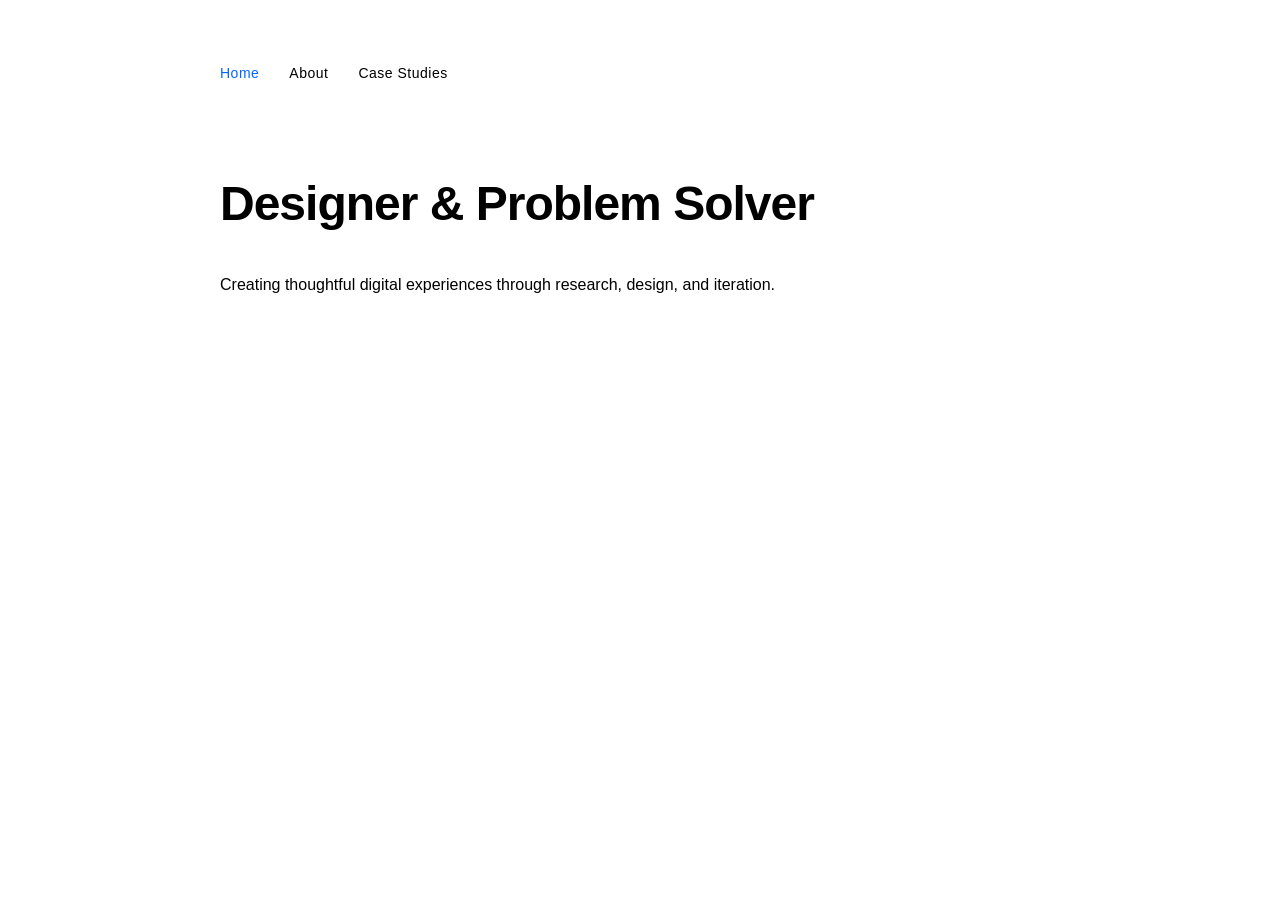
<file: index.html>
<!DOCTYPE html>
<html lang="en">
<head>
  <meta charset="UTF-8">
  <meta name="viewport" content="width=device-width, initial-scale=1.0">
  <title>Portfolio</title>
  <link rel="stylesheet" href="style.css">
</head>
<body>
  <nav>
    <ul>
      <li><a href="index.html" class="active">Home</a></li>
      <li><a href="about.html">About</a></li>
      <li><a href="case-studies.html">Case Studies</a></li>
    </ul>
  </nav>

  <main>
    <h1>Designer & Problem Solver</h1>
    <p>Creating thoughtful digital experiences through research, design, and iteration.</p>
  </main>
</body>
</html>
</file>
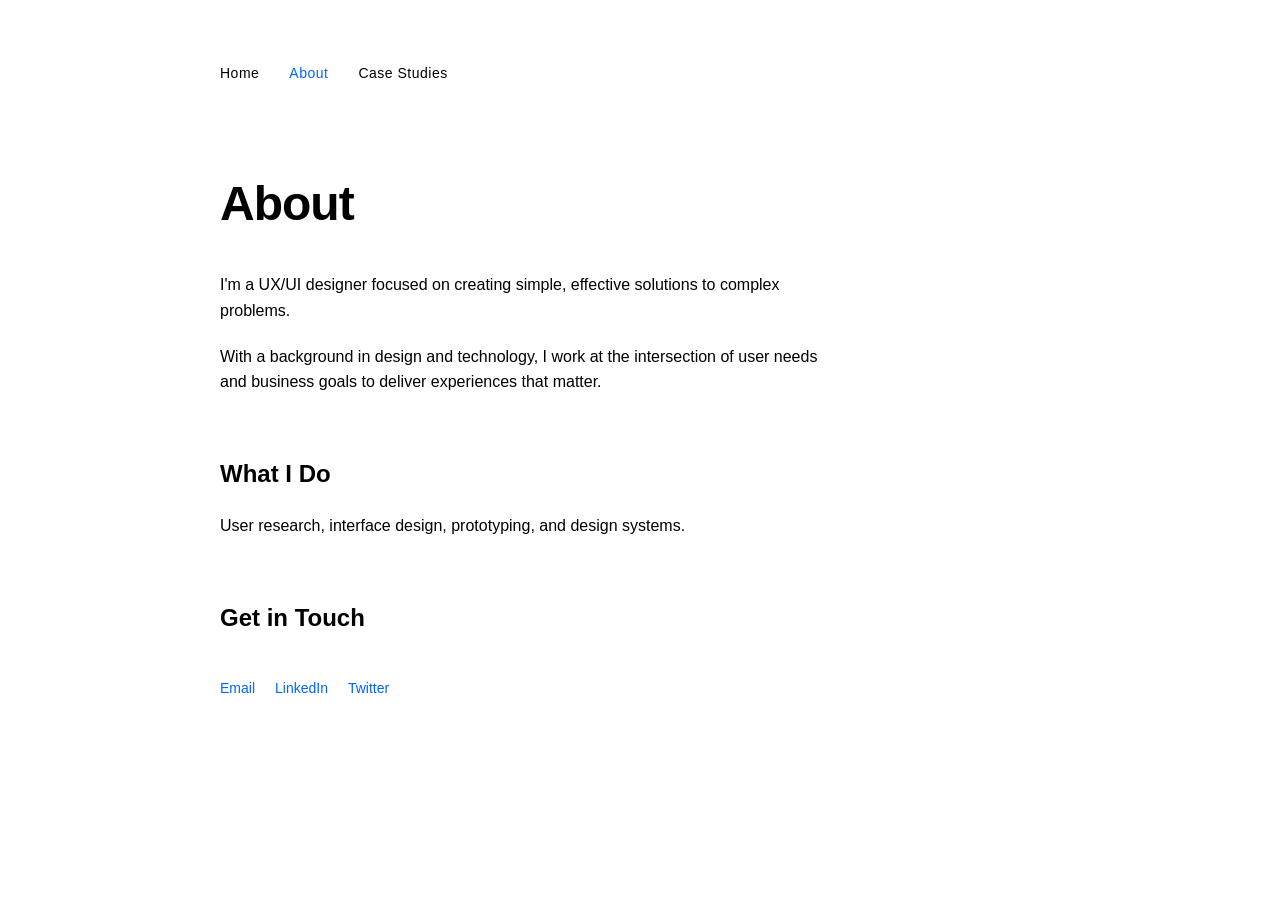
<file: about.html>
<!DOCTYPE html>
<html lang="en">
<head>
  <meta charset="UTF-8">
  <meta name="viewport" content="width=device-width, initial-scale=1.0">
  <title>About - Portfolio</title>
  <link rel="stylesheet" href="style.css">
</head>
<body>
  <nav>
    <ul>
      <li><a href="index.html">Home</a></li>
      <li><a href="about.html" class="active">About</a></li>
      <li><a href="case-studies.html">Case Studies</a></li>
    </ul>
  </nav>

  <main>
    <h1>About</h1>
    <p>I'm a UX/UI designer focused on creating simple, effective solutions to complex problems.</p>
    
    <p>With a background in design and technology, I work at the intersection of user needs and business goals to deliver experiences that matter.</p>

    <h2>What I Do</h2>
    <p>User research, interface design, prototyping, and design systems.</p>

    <h2>Get in Touch</h2>
    <div class="contact-links">
      <a href="mailto:hello@example.com">Email</a>
      <a href="https://linkedin.com" target="_blank">LinkedIn</a>
      <a href="https://twitter.com" target="_blank">Twitter</a>
    </div>
  </main>
</body>
</html>
</file>
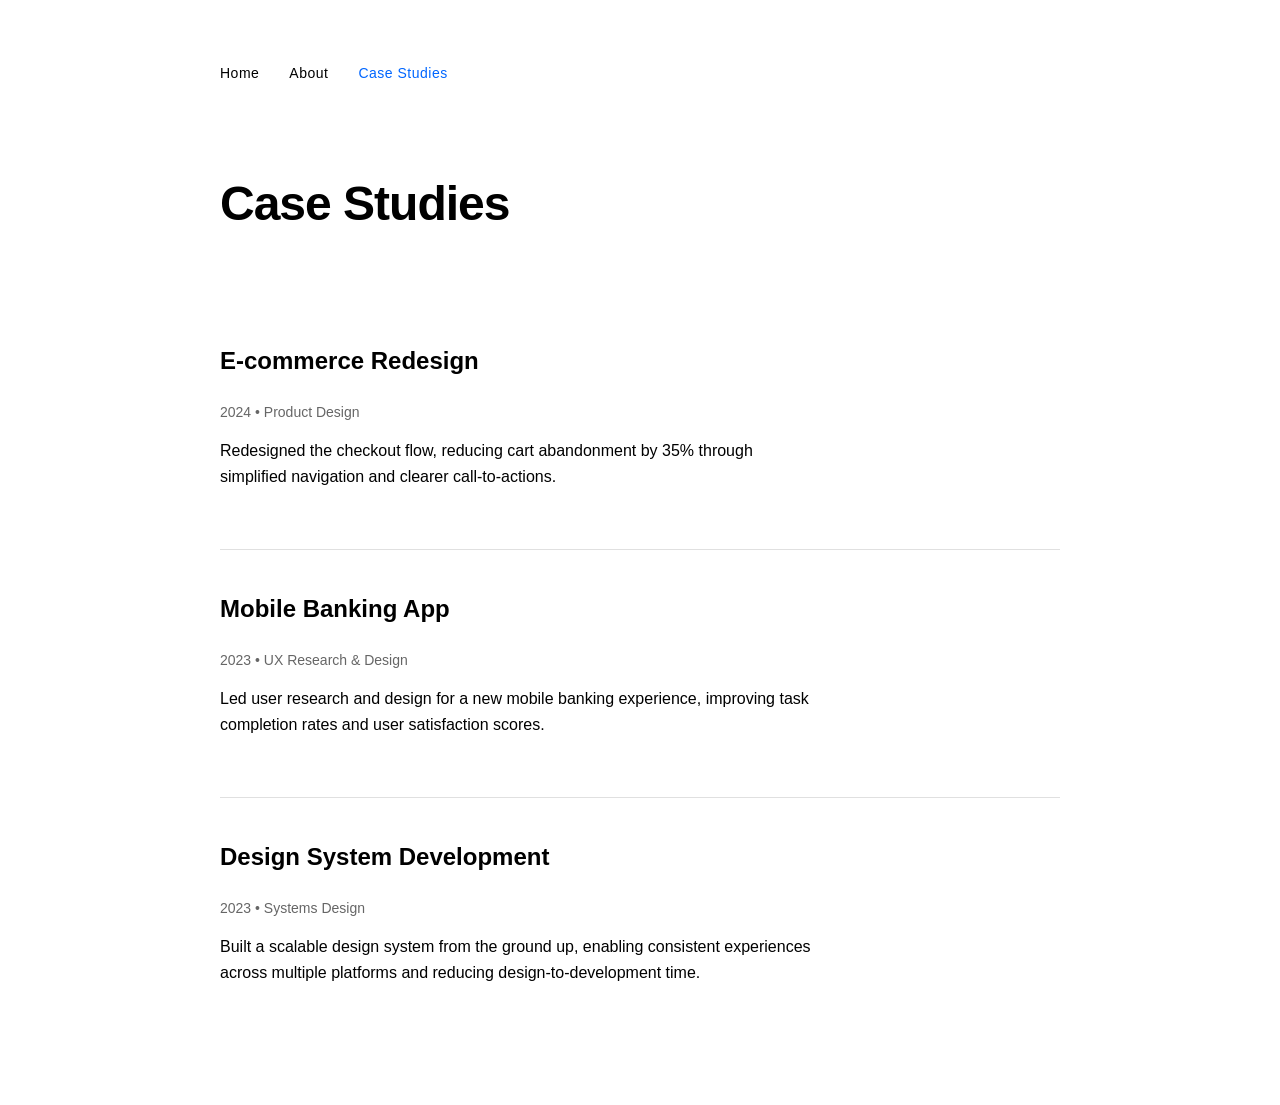
<file: case-studies.html>
<!DOCTYPE html>
<html lang="en">
<head>
  <meta charset="UTF-8">
  <meta name="viewport" content="width=device-width, initial-scale=1.0">
  <title>Case Studies - Portfolio</title>
  <link rel="stylesheet" href="style.css">
</head>
<body>
  <nav>
    <ul>
      <li><a href="index.html">Home</a></li>
      <li><a href="about.html">About</a></li>
      <li><a href="case-studies.html" class="active">Case Studies</a></li>
    </ul>
  </nav>

  <main>
    <h1>Case Studies</h1>

    <div class="case-studies">
      <div class="case-study">
        <h2>E-commerce Redesign</h2>
        <div class="case-study-meta">2024 • Product Design</div>
        <p>Redesigned the checkout flow, reducing cart abandonment by 35% through simplified navigation and clearer call-to-actions.</p>
      </div>

      <div class="case-study">
        <h2>Mobile Banking App</h2>
        <div class="case-study-meta">2023 • UX Research & Design</div>
        <p>Led user research and design for a new mobile banking experience, improving task completion rates and user satisfaction scores.</p>
      </div>

      <div class="case-study">
        <h2>Design System Development</h2>
        <div class="case-study-meta">2023 • Systems Design</div>
        <p>Built a scalable design system from the ground up, enabling consistent experiences across multiple platforms and reducing design-to-development time.</p>
      </div>
    </div>
  </main>
</body>
</html>
</file>
<file: style.css>
/* Ultra-minimal color system */
:root {
  --color-bg: #ffffff;
  --color-text: #000000;
  --color-accent: #0066ff;
  --color-border: #e0e0e0;
  --color-muted: #666666;
}

/* Reset and base styles */
* {
  margin: 0;
  padding: 0;
  box-sizing: border-box;
}

body {
  font-family: -apple-system, BlinkMacSystemFont, 'Segoe UI', 'Helvetica Neue', Arial, sans-serif;
  line-height: 1.6;
  color: var(--color-text);
  background-color: var(--color-bg);
  max-width: 900px;
  margin: 0 auto;
  padding: 60px 30px;
}

/* Navigation */
nav {
  margin-bottom: 80px;
}

nav ul {
  list-style: none;
  display: flex;
  gap: 30px;
}

nav a {
  color: var(--color-text);
  text-decoration: none;
  font-size: 14px;
  letter-spacing: 0.5px;
}

nav a:hover {
  color: var(--color-accent);
}

nav a.active {
  color: var(--color-accent);
}

/* Typography */
h1 {
  font-size: 48px;
  font-weight: 600;
  margin-bottom: 30px;
  letter-spacing: -1px;
}

h2 {
  font-size: 24px;
  font-weight: 600;
  margin-bottom: 20px;
  margin-top: 60px;
}

p {
  font-size: 16px;
  margin-bottom: 20px;
  max-width: 600px;
}

/* Links */
a {
  color: var(--color-accent);
  text-decoration: none;
}

a:hover {
  text-decoration: underline;
}

/* Case studies */
.case-studies {
  margin-top: 60px;
}

.case-study {
  padding: 40px 0;
  border-bottom: 1px solid var(--color-border);
}

.case-study:last-child {
  border-bottom: none;
}

.case-study h2 {
  margin-top: 0;
}

.case-study-meta {
  font-size: 14px;
  color: var(--color-muted);
  margin-bottom: 15px;
}

/* Contact */
.contact-links {
  margin-top: 40px;
  display: flex;
  gap: 20px;
}

.contact-links a {
  font-size: 14px;
}
</file>
